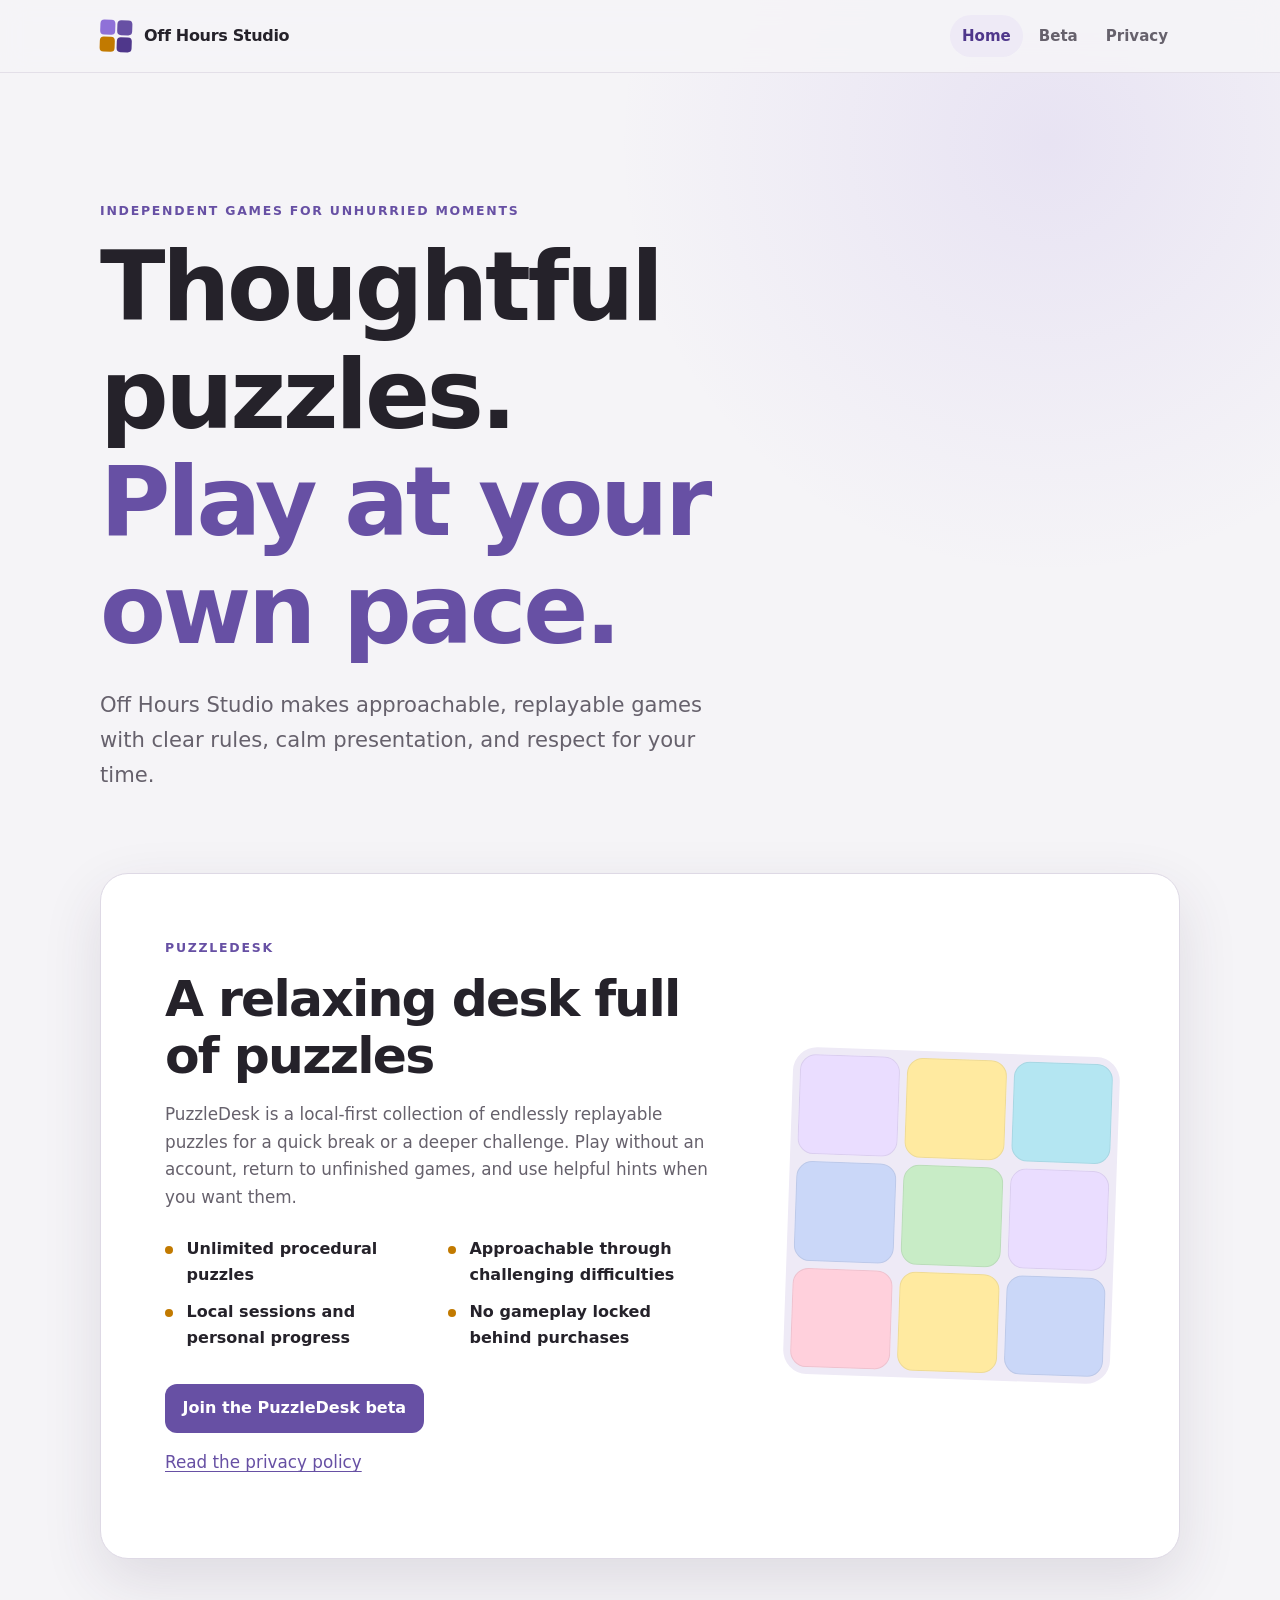
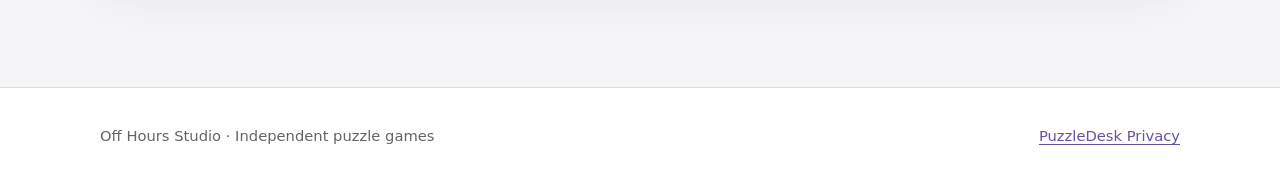
<file: index.html>
<!doctype html>
<html lang="en">
<head>
  <meta charset="utf-8">
  <meta name="viewport" content="width=device-width, initial-scale=1">
  <meta name="description" content="Off Hours Studio creates thoughtful, replayable puzzle games, including PuzzleDesk.">
  <meta name="theme-color" content="#6750a4">
  <title>Off Hours Studio</title>
  <link rel="stylesheet" href="/styles.css">
</head>
<body>
  <header class="site-header">
    <div class="nav-shell">
      <a class="brand" href="/" aria-label="Off Hours Studio home">
        <span class="brand-mark" aria-hidden="true">
          <span></span><span></span><span></span><span></span>
        </span>
        <span>Off Hours Studio</span>
      </a>
      <nav aria-label="Primary navigation">
        <a aria-current="page" href="/">Home</a>
        <a href="/puzzledesk/beta/">Beta</a>
        <a href="/puzzledesk/privacy/">Privacy</a>
      </nav>
    </div>
  </header>

  <main>
    <section class="hero shell">
      <p class="eyebrow">Independent games for unhurried moments</p>
      <h1>Thoughtful puzzles.<br><span>Play at your own pace.</span></h1>
      <p class="hero-copy">Off Hours Studio makes approachable, replayable games with clear rules, calm presentation, and respect for your time.</p>
    </section>

    <section class="product-section shell" aria-labelledby="puzzledesk-title">
      <article class="product-card">
        <div class="product-copy">
          <p class="eyebrow">PuzzleDesk</p>
          <h2 id="puzzledesk-title">A relaxing desk full of puzzles</h2>
          <p>PuzzleDesk is a local-first collection of endlessly replayable puzzles for a quick break or a deeper challenge. Play without an account, return to unfinished games, and use helpful hints when you want them.</p>
          <ul class="feature-list" aria-label="PuzzleDesk highlights">
            <li>Unlimited procedural puzzles</li>
            <li>Approachable through challenging difficulties</li>
            <li>Local sessions and personal progress</li>
            <li>No gameplay locked behind purchases</li>
          </ul>
          <a class="button-link" href="/puzzledesk/beta/">Join the PuzzleDesk beta</a>
          <p><a href="/puzzledesk/privacy/">Read the privacy policy</a></p>
        </div>
        <div class="puzzle-art" aria-hidden="true">
          <span class="tile tile-one"></span>
          <span class="tile tile-two"></span>
          <span class="tile tile-three"></span>
          <span class="tile tile-four"></span>
          <span class="tile tile-five"></span>
          <span class="tile tile-six"></span>
          <span class="tile tile-seven"></span>
          <span class="tile tile-eight"></span>
          <span class="tile tile-nine"></span>
        </div>
      </article>
    </section>
  </main>

  <footer class="site-footer">
    <div class="shell footer-inner">
      <p>Off Hours Studio · Independent puzzle games</p>
      <a href="/puzzledesk/privacy/">PuzzleDesk Privacy</a>
    </div>
  </footer>
</body>
</html>
</file>
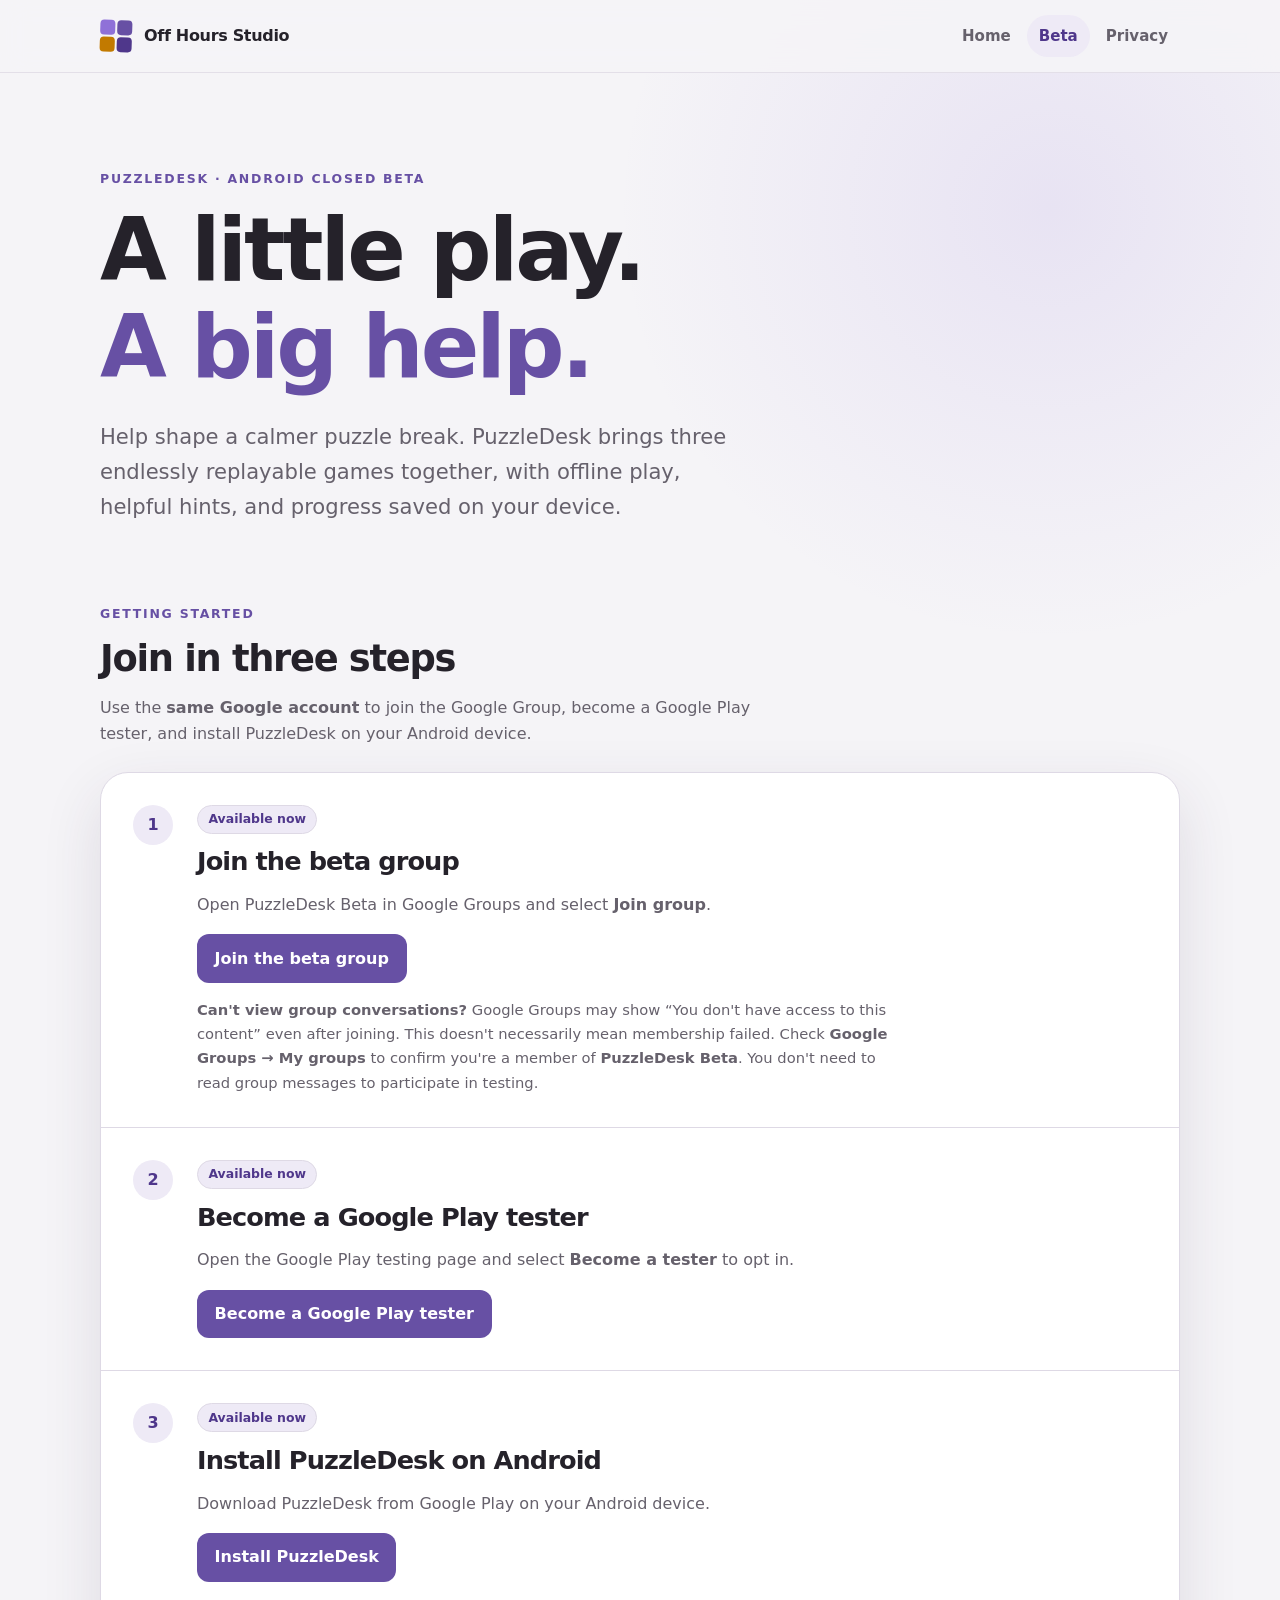
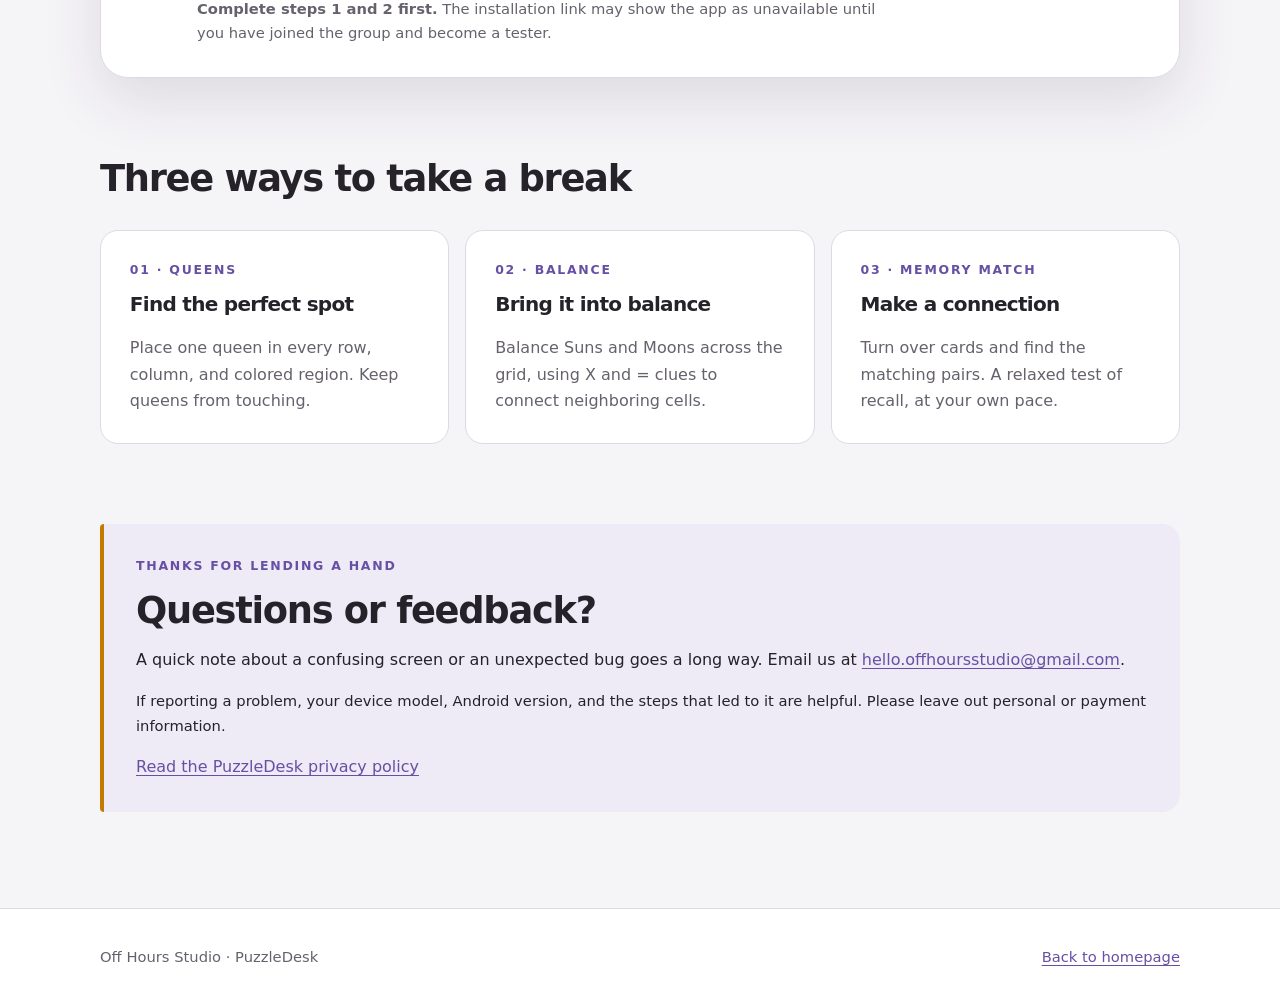
<file: puzzledesk/beta/index.html>
<!doctype html>
<html lang="en">
<head>
  <meta charset="utf-8">
  <meta name="viewport" content="width=device-width, initial-scale=1">
  <meta name="description" content="Join the PuzzleDesk Android beta from Off Hours Studio. Explore Queens, Balance, and Memory Match, and help us improve the app.">
  <meta name="theme-color" content="#6750a4">
  <title>Join the PuzzleDesk Beta · Off Hours Studio</title>
  <link rel="stylesheet" href="/styles.css">
  <link rel="stylesheet" href="/puzzledesk/beta/beta.css">
</head>
<body class="beta-page">
  <a class="beta-skip" href="#main">Skip to content</a>
  <header class="site-header">
    <div class="nav-shell">
      <a class="brand" href="/" aria-label="Off Hours Studio home">
        <span class="brand-mark" aria-hidden="true">
          <span></span><span></span><span></span><span></span>
        </span>
        <span>Off Hours Studio</span>
      </a>
      <nav aria-label="Primary navigation">
        <a href="/">Home</a>
        <a aria-current="page" href="/puzzledesk/beta/">Beta</a>
        <a href="/puzzledesk/privacy/">Privacy</a>
      </nav>
    </div>
  </header>

  <main id="main" class="shell beta-main">
    <header class="beta-intro">
      <p class="eyebrow">PuzzleDesk · Android closed beta</p>
      <h1>A little play.<br><span>A big help.</span></h1>
      <p class="hero-copy">Help shape a calmer puzzle break. PuzzleDesk brings three endlessly replayable games together, with offline play, helpful hints, and progress saved on your device.</p>
    </header>

    <section class="beta-enrollment" aria-labelledby="join-title">
      <div class="beta-section-heading">
        <p class="eyebrow">Getting started</p>
        <h2 id="join-title">Join in three steps</h2>
        <p>Use the <strong>same Google account</strong> to join the Google Group, become a Google Play tester, and install PuzzleDesk on your Android device.</p>
      </div>
      <ol class="beta-steps">
        <li class="beta-step">
          <span class="beta-step-number" aria-hidden="true">1</span>
          <div>
            <span class="beta-status">Available now</span>
            <h3>Join the beta group</h3>
            <p>Open PuzzleDesk Beta in Google Groups and select <strong>Join group</strong>.</p>
            <a class="button-link" href="https://groups.google.com/g/puzzledesk-beta">Join the beta group</a>
            <p class="beta-note"><strong>Can't view group conversations?</strong> Google Groups may show “You don't have access to this content” even after joining. This doesn't necessarily mean membership failed. Check <strong>Google Groups → My groups</strong> to confirm you're a member of <strong>PuzzleDesk Beta</strong>. You don't need to read group messages to participate in testing.</p>
          </div>
        </li>
        <li class="beta-step">
          <span class="beta-step-number" aria-hidden="true">2</span>
          <div>
            <span class="beta-status">Available now</span>
            <h3>Become a Google Play tester</h3>
            <p>Open the Google Play testing page and select <strong>Become a tester</strong> to opt in.</p>
            <a class="button-link" href="https://play.google.com/apps/testing/com.nicktodd12.puzzledesk">Become a Google Play tester</a>
          </div>
        </li>
        <li class="beta-step">
          <span class="beta-step-number" aria-hidden="true">3</span>
          <div>
            <span class="beta-status">Available now</span>
            <h3>Install PuzzleDesk on Android</h3>
            <p>Download PuzzleDesk from Google Play on your Android device.</p>
            <a class="button-link" href="https://play.google.com/store/apps/details?id=com.nicktodd12.puzzledesk">Install PuzzleDesk</a>
            <p class="beta-note"><strong>Complete steps 1 and 2 first.</strong> The installation link may show the app as unavailable until you have joined the group and become a tester.</p>
          </div>
        </li>
      </ol>
    </section>

    <section class="beta-games" aria-labelledby="games-title">
      <h2 id="games-title">Three ways to take a break</h2>
      <div class="beta-game-grid">
        <article>
          <p class="eyebrow">01 · Queens</p>
          <h3>Find the perfect spot</h3>
          <p>Place one queen in every row, column, and colored region. Keep queens from touching.</p>
        </article>
        <article>
          <p class="eyebrow">02 · Balance</p>
          <h3>Bring it into balance</h3>
          <p>Balance Suns and Moons across the grid, using X and = clues to connect neighboring cells.</p>
        </article>
        <article>
          <p class="eyebrow">03 · Memory Match</p>
          <h3>Make a connection</h3>
          <p>Turn over cards and find the matching pairs. A relaxed test of recall, at your own pace.</p>
        </article>
      </div>
    </section>

    <aside class="beta-help" aria-labelledby="help-title">
      <div>
        <p class="eyebrow">Thanks for lending a hand</p>
        <h2 id="help-title">Questions or feedback?</h2>
        <p>A quick note about a confusing screen or an unexpected bug goes a long way. Email us at <a href="mailto:hello.offhoursstudio@gmail.com">hello.offhoursstudio@gmail.com</a>.</p>
        <p class="beta-note">If reporting a problem, your device model, Android version, and the steps that led to it are helpful. Please leave out personal or payment information.</p>
      </div>
      <a href="/puzzledesk/privacy/">Read the PuzzleDesk privacy policy</a>
    </aside>
  </main>

  <footer class="site-footer">
    <div class="shell footer-inner">
      <p>Off Hours Studio · PuzzleDesk</p>
      <a href="/">Back to homepage</a>
    </div>
  </footer>
</body>
</html>
</file>
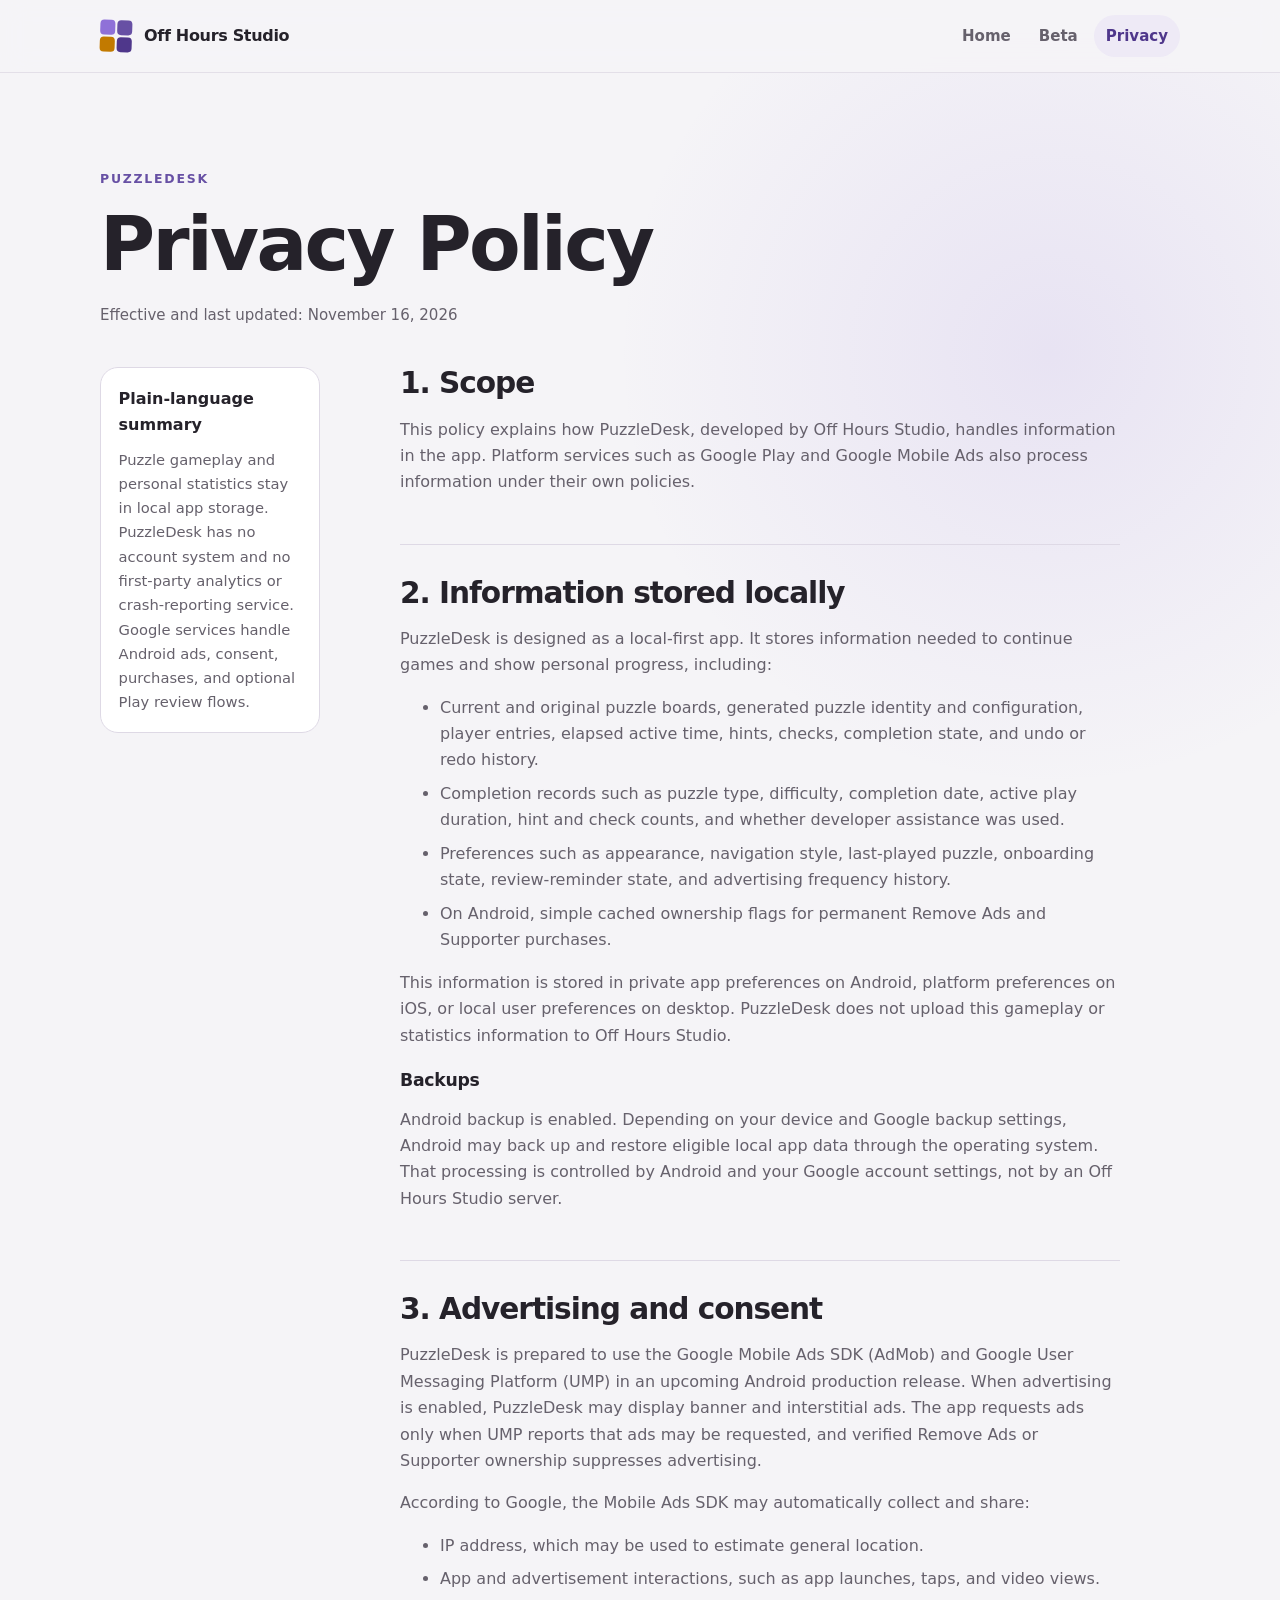
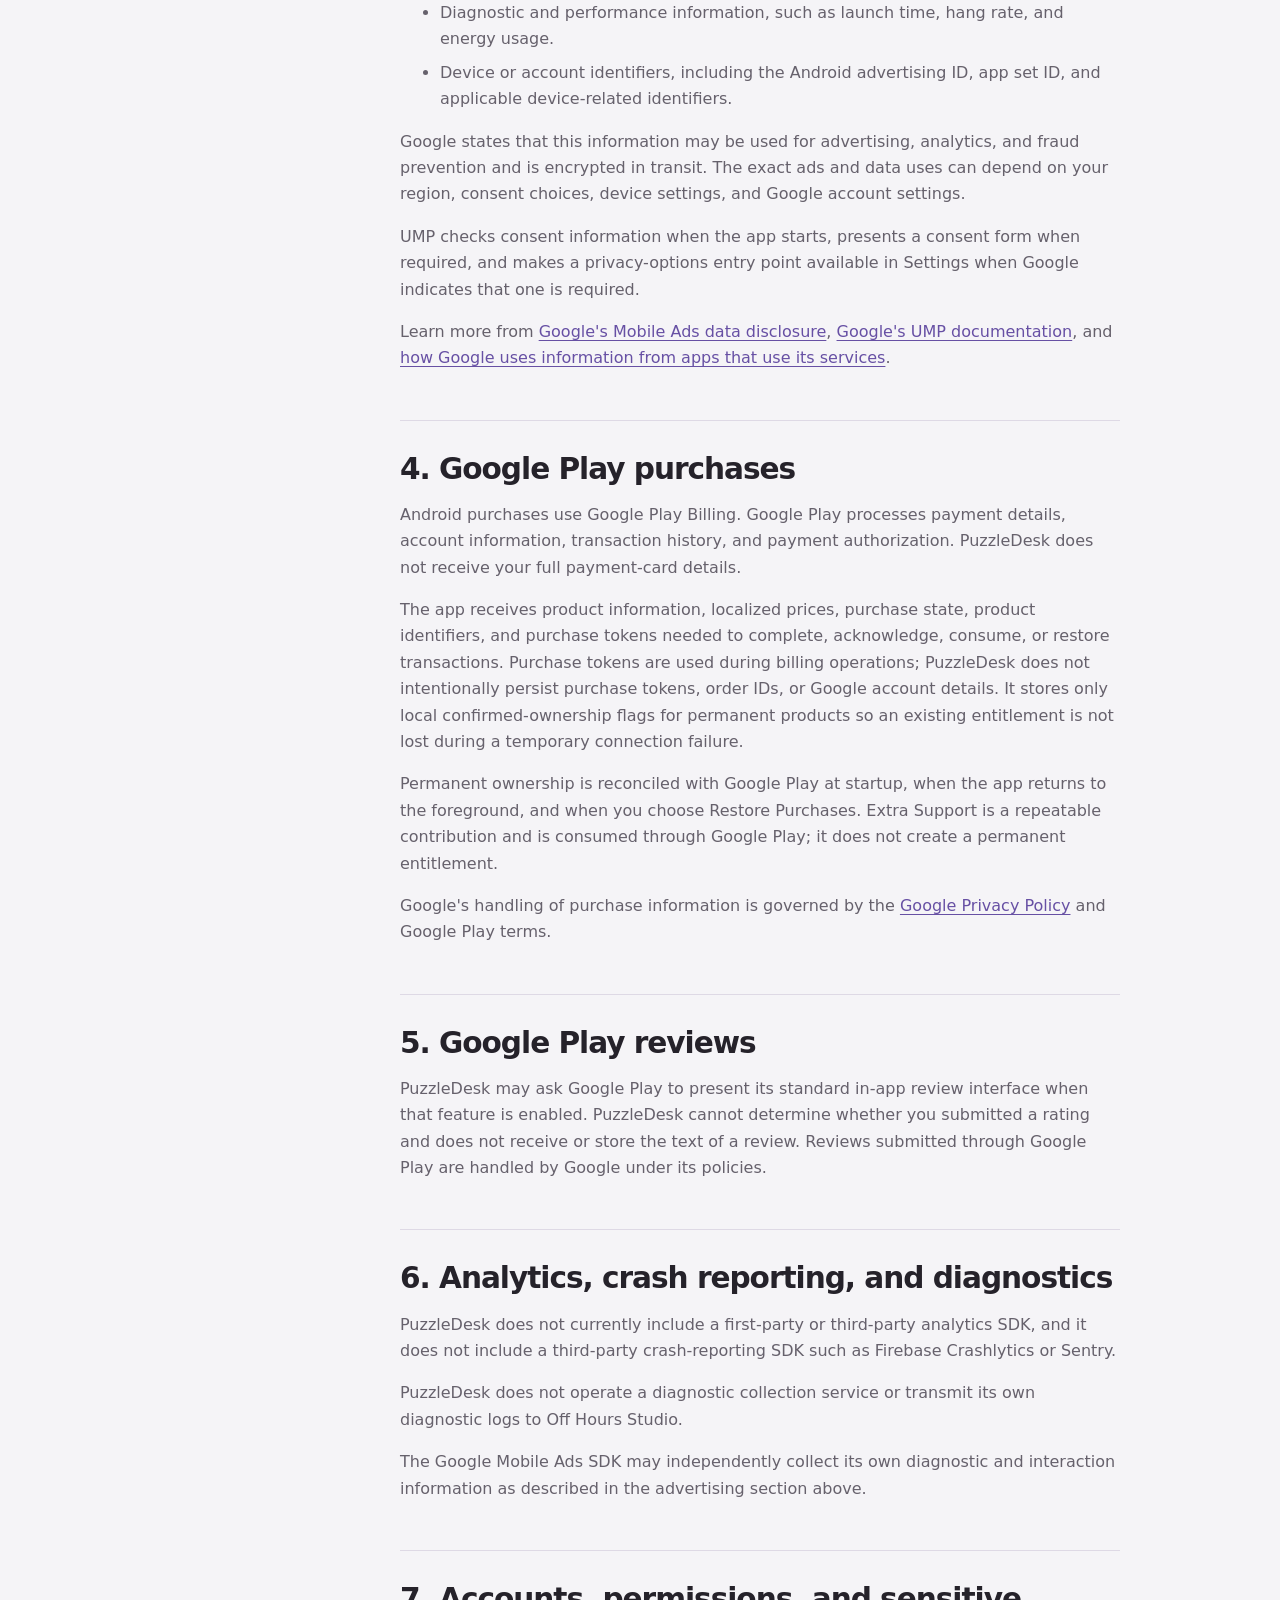
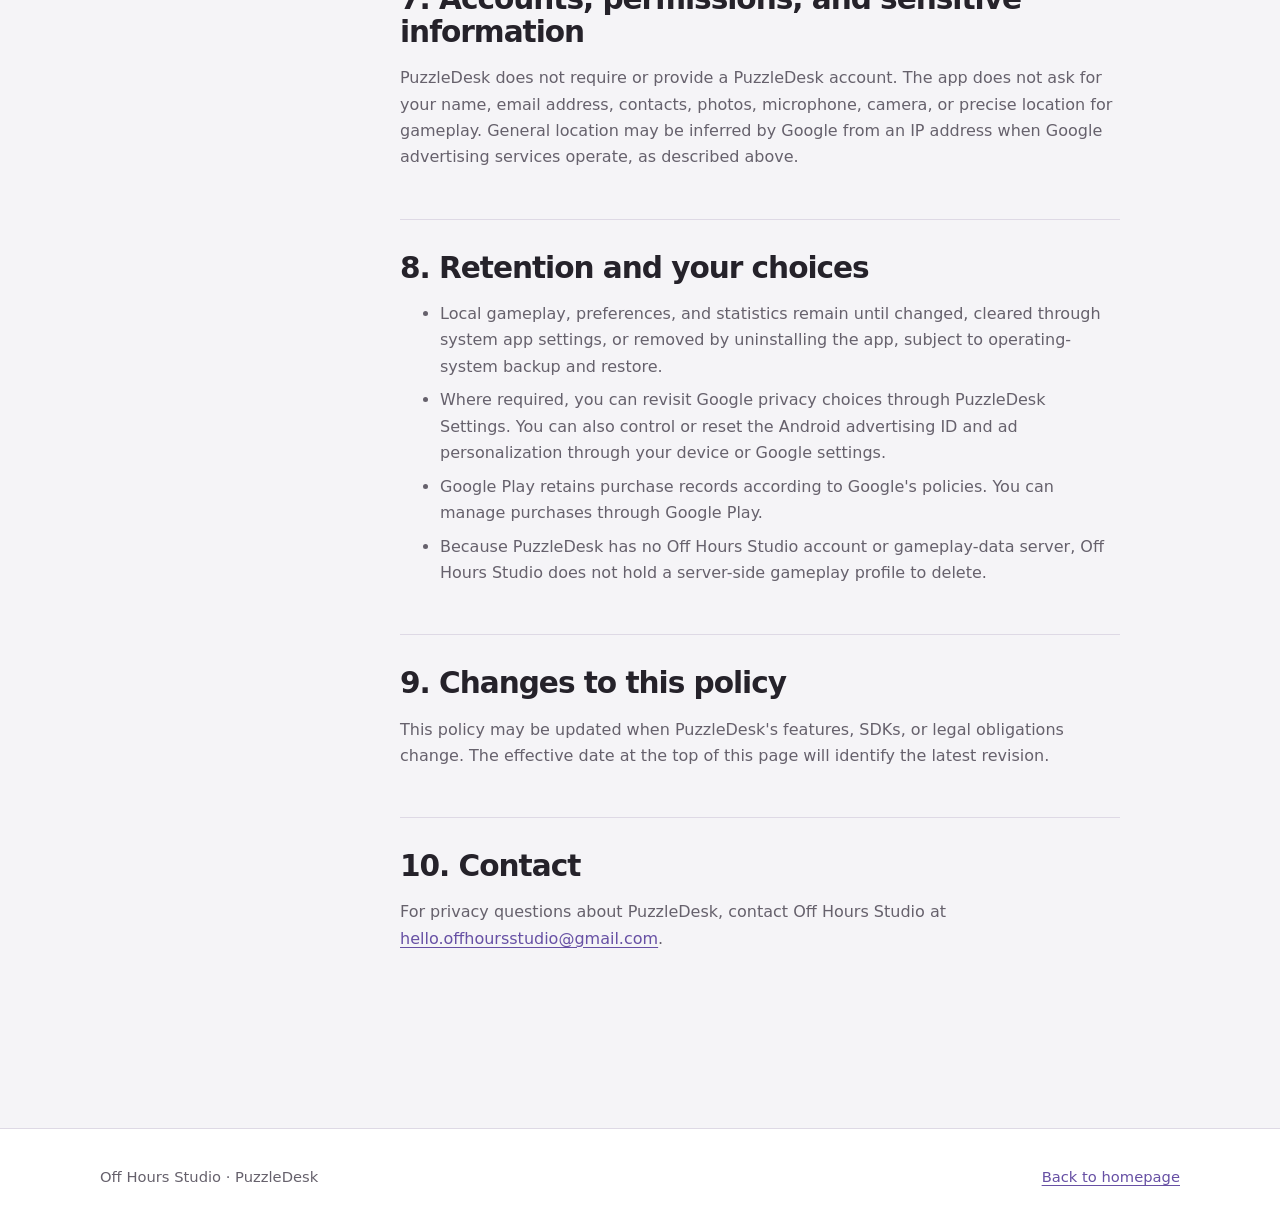
<file: puzzledesk/privacy/index.html>
<!doctype html>
<html lang="en">
<head>
  <meta charset="utf-8">
  <meta name="viewport" content="width=device-width, initial-scale=1">
  <meta name="description" content="Privacy policy for the PuzzleDesk app from Off Hours Studio.">
  <meta name="theme-color" content="#6750a4">
  <title>PuzzleDesk Privacy Policy · Off Hours Studio</title>
  <link rel="stylesheet" href="/styles.css">
</head>
<body>
  <header class="site-header">
    <div class="nav-shell">
      <a class="brand" href="/" aria-label="Off Hours Studio home">
        <span class="brand-mark" aria-hidden="true">
          <span></span><span></span><span></span><span></span>
        </span>
        <span>Off Hours Studio</span>
      </a>
      <nav aria-label="Primary navigation">
        <a href="/">Home</a>
        <a href="/puzzledesk/beta/">Beta</a>
        <a aria-current="page" href="/puzzledesk/privacy/">Privacy</a>
      </nav>
    </div>
  </header>

  <main class="policy-main shell">
    <header class="policy-header">
      <p class="eyebrow">PuzzleDesk</p>
      <h1>Privacy Policy</h1>
      <p class="policy-meta">Effective and last updated: November 16, 2026</p>
    </header>

    <div class="policy-layout">
      <aside class="policy-summary" aria-label="Privacy summary">
        <strong>Plain-language summary</strong>
        <p>Puzzle gameplay and personal statistics stay in local app storage. PuzzleDesk has no account system and no first-party analytics or crash-reporting service. Google services handle Android ads, consent, purchases, and optional Play review flows.</p>
      </aside>

      <article class="policy-content">
        <section>
          <h2>1. Scope</h2>
          <p>This policy explains how PuzzleDesk, developed by Off Hours Studio, handles information in the app. Platform services such as Google Play and Google Mobile Ads also process information under their own policies.</p>
        </section>

        <section>
          <h2>2. Information stored locally</h2>
          <p>PuzzleDesk is designed as a local-first app. It stores information needed to continue games and show personal progress, including:</p>
          <ul>
            <li>Current and original puzzle boards, generated puzzle identity and configuration, player entries, elapsed active time, hints, checks, completion state, and undo or redo history.</li>
            <li>Completion records such as puzzle type, difficulty, completion date, active play duration, hint and check counts, and whether developer assistance was used.</li>
            <li>Preferences such as appearance, navigation style, last-played puzzle, onboarding state, review-reminder state, and advertising frequency history.</li>
            <li>On Android, simple cached ownership flags for permanent Remove Ads and Supporter purchases.</li>
          </ul>
          <p>This information is stored in private app preferences on Android, platform preferences on iOS, or local user preferences on desktop. PuzzleDesk does not upload this gameplay or statistics information to Off Hours Studio.</p>
          <h3>Backups</h3>
          <p>Android backup is enabled. Depending on your device and Google backup settings, Android may back up and restore eligible local app data through the operating system. That processing is controlled by Android and your Google account settings, not by an Off Hours Studio server.</p>
        </section>

        <section>
          <h2>3. Advertising and consent</h2>
          <p>PuzzleDesk is prepared to use the Google Mobile Ads SDK (AdMob) and Google User Messaging Platform (UMP) in an upcoming Android production release. When advertising is enabled, PuzzleDesk may display banner and interstitial ads. The app requests ads only when UMP reports that ads may be requested, and verified Remove Ads or Supporter ownership suppresses advertising.</p>
          <p>According to Google, the Mobile Ads SDK may automatically collect and share:</p>
          <ul>
            <li>IP address, which may be used to estimate general location.</li>
            <li>App and advertisement interactions, such as app launches, taps, and video views.</li>
            <li>Diagnostic and performance information, such as launch time, hang rate, and energy usage.</li>
            <li>Device or account identifiers, including the Android advertising ID, app set ID, and applicable device-related identifiers.</li>
          </ul>
          <p>Google states that this information may be used for advertising, analytics, and fraud prevention and is encrypted in transit. The exact ads and data uses can depend on your region, consent choices, device settings, and Google account settings.</p>
          <p>UMP checks consent information when the app starts, presents a consent form when required, and makes a privacy-options entry point available in Settings when Google indicates that one is required.</p>
          <p>Learn more from <a href="https://developers.google.com/admob/android/privacy/play-data-disclosure">Google's Mobile Ads data disclosure</a>, <a href="https://developers.google.com/admob/android/privacy">Google's UMP documentation</a>, and <a href="https://policies.google.com/technologies/partner-sites">how Google uses information from apps that use its services</a>.</p>
        </section>

        <section>
          <h2>4. Google Play purchases</h2>
          <p>Android purchases use Google Play Billing. Google Play processes payment details, account information, transaction history, and payment authorization. PuzzleDesk does not receive your full payment-card details.</p>
          <p>The app receives product information, localized prices, purchase state, product identifiers, and purchase tokens needed to complete, acknowledge, consume, or restore transactions. Purchase tokens are used during billing operations; PuzzleDesk does not intentionally persist purchase tokens, order IDs, or Google account details. It stores only local confirmed-ownership flags for permanent products so an existing entitlement is not lost during a temporary connection failure.</p>
          <p>Permanent ownership is reconciled with Google Play at startup, when the app returns to the foreground, and when you choose Restore Purchases. Extra Support is a repeatable contribution and is consumed through Google Play; it does not create a permanent entitlement.</p>
          <p>Google's handling of purchase information is governed by the <a href="https://policies.google.com/privacy">Google Privacy Policy</a> and Google Play terms.</p>
        </section>

        <section>
          <h2>5. Google Play reviews</h2>
          <p>PuzzleDesk may ask Google Play to present its standard in-app review interface when that feature is enabled. PuzzleDesk cannot determine whether you submitted a rating and does not receive or store the text of a review. Reviews submitted through Google Play are handled by Google under its policies.</p>
        </section>

        <section>
          <h2>6. Analytics, crash reporting, and diagnostics</h2>
          <p>PuzzleDesk does not currently include a first-party or third-party analytics SDK, and it does not include a third-party crash-reporting SDK such as Firebase Crashlytics or Sentry.</p>
          <p>PuzzleDesk does not operate a diagnostic collection service or transmit its own diagnostic logs to Off Hours Studio.</p>
          <p>The Google Mobile Ads SDK may independently collect its own diagnostic and interaction information as described in the advertising section above.</p>
        </section>

        <section>
          <h2>7. Accounts, permissions, and sensitive information</h2>
          <p>PuzzleDesk does not require or provide a PuzzleDesk account. The app does not ask for your name, email address, contacts, photos, microphone, camera, or precise location for gameplay. General location may be inferred by Google from an IP address when Google advertising services operate, as described above.</p>
        </section>

        <section>
          <h2>8. Retention and your choices</h2>
          <ul>
            <li>Local gameplay, preferences, and statistics remain until changed, cleared through system app settings, or removed by uninstalling the app, subject to operating-system backup and restore.</li>
            <li>Where required, you can revisit Google privacy choices through PuzzleDesk Settings. You can also control or reset the Android advertising ID and ad personalization through your device or Google settings.</li>
            <li>Google Play retains purchase records according to Google's policies. You can manage purchases through Google Play.</li>
            <li>Because PuzzleDesk has no Off Hours Studio account or gameplay-data server, Off Hours Studio does not hold a server-side gameplay profile to delete.</li>
          </ul>
        </section>

        <section>
          <h2>9. Changes to this policy</h2>
          <p>This policy may be updated when PuzzleDesk's features, SDKs, or legal obligations change. The effective date at the top of this page will identify the latest revision.</p>
        </section>

        <section>
          <h2>10. Contact</h2>
          <p>For privacy questions about PuzzleDesk, contact Off Hours Studio at <a href="mailto:hello.offhoursstudio@gmail.com">hello.offhoursstudio@gmail.com</a>.</p>
        </section>
      </article>
    </div>
  </main>

  <footer class="site-footer">
    <div class="shell footer-inner">
      <p>Off Hours Studio · PuzzleDesk</p>
      <a href="/">Back to homepage</a>
    </div>
  </footer>
</body>
</html>
</file>
<file: styles.css>
:root {
  color-scheme: light dark;
  --page: #f5f4f7;
  --surface: #ffffff;
  --surface-soft: #eeeaf6;
  --ink: #25222a;
  --muted: #66616c;
  --line: #ded9e5;
  --purple: #6750a4;
  --purple-deep: #4f378b;
  --lavender: #eaddff;
  --gold: #c27a00;
  --blue: #3570c4;
  --rose: #b94f70;
  --green: #3b8254;
  --shadow: 0 22px 60px rgba(54, 43, 72, 0.12);
  --radius-lg: 28px;
  --radius-md: 18px;
  --max-width: 1080px;
}

* {
  box-sizing: border-box;
}

html {
  scroll-behavior: smooth;
}

body {
  margin: 0;
  min-height: 100vh;
  background:
    radial-gradient(circle at 82% 8%, rgba(143, 113, 216, 0.13), transparent 27rem),
    var(--page);
  color: var(--ink);
  font-family: Inter, ui-sans-serif, system-ui, -apple-system, BlinkMacSystemFont, "Segoe UI", sans-serif;
  line-height: 1.65;
  text-rendering: optimizeLegibility;
}

a {
  color: var(--purple);
  text-underline-offset: 0.18em;
}

a:hover {
  color: var(--purple-deep);
}

a:focus-visible,
.button-link:focus-visible {
  outline: 3px solid var(--gold);
  outline-offset: 4px;
  border-radius: 6px;
}

.shell,
.nav-shell {
  width: min(calc(100% - 2rem), var(--max-width));
  margin-inline: auto;
}

.site-header {
  border-bottom: 1px solid color-mix(in srgb, var(--line) 78%, transparent);
  background: color-mix(in srgb, var(--page) 88%, transparent);
  backdrop-filter: blur(14px);
}

.nav-shell {
  min-height: 72px;
  display: flex;
  align-items: center;
  justify-content: space-between;
  gap: 1rem;
}

.brand {
  display: inline-flex;
  align-items: center;
  gap: 0.75rem;
  color: var(--ink);
  font-weight: 760;
  letter-spacing: -0.02em;
  text-decoration: none;
}

.brand-mark {
  width: 32px;
  height: 32px;
  display: grid;
  grid-template-columns: repeat(2, 1fr);
  gap: 2px;
  transform: rotate(2deg);
}

.brand-mark span {
  border-radius: 4px;
}

.brand-mark span:nth-child(1) { background: #8f71d8; }
.brand-mark span:nth-child(2) { background: #6750a4; }
.brand-mark span:nth-child(3) { background: #c27a00; }
.brand-mark span:nth-child(4) { background: #4f378b; }

nav {
  display: flex;
  align-items: center;
  gap: 0.25rem;
}

nav a {
  padding: 0.55rem 0.75rem;
  border-radius: 999px;
  color: var(--muted);
  font-size: 0.94rem;
  font-weight: 650;
  text-decoration: none;
}

nav a:hover,
nav a[aria-current="page"] {
  background: var(--surface-soft);
  color: var(--purple-deep);
}

.hero {
  padding-block: clamp(5rem, 11vw, 8rem) clamp(3rem, 7vw, 5rem);
}

.eyebrow {
  margin: 0 0 0.8rem;
  color: var(--purple);
  font-size: 0.78rem;
  font-weight: 800;
  letter-spacing: 0.14em;
  text-transform: uppercase;
}

h1,
h2,
h3 {
  margin-top: 0;
  line-height: 1.12;
  letter-spacing: -0.035em;
}

h1 {
  max-width: 820px;
  margin-bottom: 1.5rem;
  font-size: clamp(2.8rem, 8vw, 6rem);
  font-weight: 820;
}

h1 span {
  color: var(--purple);
}

.hero-copy {
  max-width: 650px;
  margin: 0;
  color: var(--muted);
  font-size: clamp(1.08rem, 2.2vw, 1.32rem);
}

.product-section {
  padding-bottom: clamp(5rem, 10vw, 8rem);
}

.product-card {
  display: grid;
  grid-template-columns: minmax(0, 1.25fr) minmax(260px, 0.75fr);
  gap: clamp(2rem, 6vw, 5rem);
  align-items: center;
  overflow: hidden;
  padding: clamp(1.5rem, 5vw, 4rem);
  border: 1px solid var(--line);
  border-radius: var(--radius-lg);
  background: var(--surface);
  box-shadow: var(--shadow);
}

.product-card h2 {
  margin-bottom: 1rem;
  font-size: clamp(2rem, 4vw, 3.15rem);
}

.product-copy > p:not(.eyebrow) {
  max-width: 650px;
  color: var(--muted);
  font-size: 1.05rem;
}

.feature-list {
  display: grid;
  grid-template-columns: repeat(2, minmax(0, 1fr));
  gap: 0.65rem 1.25rem;
  padding: 0;
  margin: 1.5rem 0 2rem;
  list-style: none;
}

.feature-list li {
  position: relative;
  padding-left: 1.35rem;
  color: var(--ink);
  font-weight: 590;
}

.feature-list li::before {
  content: "";
  position: absolute;
  top: 0.63em;
  left: 0;
  width: 0.52rem;
  height: 0.52rem;
  border-radius: 50%;
  background: var(--gold);
}

.button-link {
  display: inline-flex;
  align-items: center;
  justify-content: center;
  min-height: 46px;
  padding: 0.7rem 1.1rem;
  border-radius: 12px;
  background: var(--purple);
  color: #fff;
  font-weight: 720;
  text-decoration: none;
}

.button-link:hover {
  background: var(--purple-deep);
  color: #fff;
}

.puzzle-art {
  width: min(100%, 330px);
  aspect-ratio: 1;
  justify-self: center;
  display: grid;
  grid-template-columns: repeat(3, 1fr);
  gap: 7px;
  padding: 7px;
  border-radius: 24px;
  background: var(--surface-soft);
  transform: rotate(2deg);
}

.tile {
  border-radius: 16px;
  box-shadow: inset 0 0 0 1px rgba(25, 20, 30, 0.07);
}

.tile-one, .tile-six { background: #eaddff; }
.tile-two, .tile-eight { background: #ffeaa0; }
.tile-three { background: #b4e6f2; }
.tile-four, .tile-nine { background: #cad7f8; }
.tile-five { background: #c8ecc6; }
.tile-seven { background: #ffd0dc; }

.site-footer {
  border-top: 1px solid var(--line);
  background: var(--surface);
}

.footer-inner {
  min-height: 96px;
  display: flex;
  align-items: center;
  justify-content: space-between;
  gap: 1rem;
  color: var(--muted);
  font-size: 0.92rem;
}

.footer-inner p {
  margin: 0;
}

/* Privacy policy */
.policy-main {
  padding-block: clamp(3.5rem, 8vw, 6rem);
}

.policy-header {
  max-width: 780px;
  margin-bottom: 2.5rem;
}

.policy-header h1 {
  margin-bottom: 1rem;
  font-size: clamp(2.5rem, 7vw, 4.7rem);
}

.policy-meta {
  color: var(--muted);
  font-size: 0.94rem;
}

.policy-layout {
  display: grid;
  grid-template-columns: minmax(0, 220px) minmax(0, 720px);
  gap: clamp(2rem, 7vw, 5rem);
  align-items: start;
}

.policy-summary {
  position: sticky;
  top: 1.5rem;
  padding: 1.1rem;
  border: 1px solid var(--line);
  border-radius: var(--radius-md);
  background: var(--surface);
}

.policy-summary strong {
  display: block;
  margin-bottom: 0.55rem;
}

.policy-summary p {
  margin: 0;
  color: var(--muted);
  font-size: 0.92rem;
}

.policy-content {
  min-width: 0;
}

.policy-content section {
  padding: 0 0 2rem;
  margin: 0 0 2rem;
  border-bottom: 1px solid var(--line);
}

.policy-content section:last-child {
  border-bottom: 0;
}

.policy-content h2 {
  margin-bottom: 0.85rem;
  font-size: clamp(1.45rem, 3vw, 1.85rem);
}

.policy-content h3 {
  margin: 1.4rem 0 0.4rem;
  font-size: 1.08rem;
  letter-spacing: -0.015em;
}

.policy-content p,
.policy-content li {
  color: var(--muted);
}

.policy-content li + li {
  margin-top: 0.45rem;
}

.policy-content strong {
  color: var(--ink);
}

.notice {
  padding: 1rem 1.1rem;
  border-left: 4px solid var(--gold);
  border-radius: 4px 12px 12px 4px;
  background: color-mix(in srgb, var(--gold) 9%, var(--surface));
  color: var(--ink) !important;
}

@media (max-width: 760px) {
  .product-card,
  .policy-layout {
    grid-template-columns: 1fr;
  }

  .product-card {
    gap: 2.5rem;
  }

  .puzzle-art {
    width: min(78vw, 300px);
  }

  .policy-summary {
    position: static;
  }
}

@media (max-width: 560px) {
  .nav-shell {
    min-height: 64px;
    flex-wrap: wrap;
    padding-block: 0.8rem;
    gap: 0.5rem;
  }

  nav {
    flex-wrap: wrap;
  }

  .brand > span:last-child {
    font-size: 0.92rem;
  }

  nav a {
    padding-inline: 0.6rem;
  }

  .feature-list {
    grid-template-columns: 1fr;
  }

  .footer-inner {
    min-height: 112px;
    flex-direction: column;
    justify-content: center;
    align-items: flex-start;
  }
}

@media (prefers-reduced-motion: reduce) {
  html {
    scroll-behavior: auto;
  }
}

@media (prefers-color-scheme: dark) {
  :root {
    --page: #19171d;
    --surface: #242127;
    --surface-soft: #302b38;
    --ink: #f3eef6;
    --muted: #c8c0cc;
    --line: #453e4b;
    --purple: #d0bcff;
    --purple-deep: #eaddff;
    --lavender: #4f378b;
    --gold: #f5ba42;
    --blue: #7fb1f5;
    --shadow: 0 24px 70px rgba(0, 0, 0, 0.34);
  }

  body {
    background:
      radial-gradient(circle at 82% 8%, rgba(143, 113, 216, 0.17), transparent 27rem),
      var(--page);
  }

  .brand-mark span:nth-child(1) { background: #eaddff; }
  .brand-mark span:nth-child(2) { background: #d0bcff; }
  .brand-mark span:nth-child(3) { background: #f5ba42; }
  .brand-mark span:nth-child(4) { background: #8f71d8; }

  .button-link {
    color: #241a33;
  }

  .button-link:hover {
    color: #241a33;
  }

  .tile {
    box-shadow: inset 0 0 0 1px rgba(255, 255, 255, 0.09);
  }

  .tile-one, .tile-six { background: #5e3f70; }
  .tile-two, .tile-eight { background: #544814; }
  .tile-three { background: #124a5e; }
  .tile-four, .tile-nine { background: #22386e; }
  .tile-five { background: #1c5222; }
  .tile-seven { background: #5e2638; }
}
</file>
<file: puzzledesk/beta/beta.css>
/* Beta-page additions. Shared site colors, typography, buttons and themes live in /styles.css. */
.beta-main {
  padding-block: clamp(3rem, 8vw, 6rem);
}

.beta-skip {
  position: absolute;
  left: 1rem;
  top: -5rem;
  z-index: 1;
  padding: 0.7rem 1rem;
  background: var(--surface);
}

.beta-skip:focus {
  top: 1rem;
}

.beta-intro {
  max-width: 780px;
}

.beta-intro h1 {
  font-size: clamp(2.8rem, 7vw, 5.4rem);
}

.beta-invite {
  margin-top: 2rem;
}

.beta-invite p,
.beta-section-heading > p:last-child {
  color: var(--muted);
}

.beta-invite p {
  margin: 0.8rem 0 0;
  font-size: 0.94rem;
}

.beta-games,
.beta-enrollment {
  margin-top: clamp(3rem, 7vw, 5rem);
}

.beta-games > h2,
.beta-section-heading h2,
.beta-help h2 {
  font-size: clamp(1.6rem, 4vw, 2.3rem);
}

.beta-game-grid {
  display: grid;
  grid-template-columns: repeat(3, minmax(0, 1fr));
  gap: 1rem;
}

.beta-game-grid article {
  padding: clamp(1.2rem, 3vw, 1.8rem);
  border: 1px solid var(--line);
  border-radius: var(--radius-md);
  background: var(--surface);
}

.beta-game-grid h3 {
  font-size: 1.25rem;
}

.beta-game-grid p:last-child {
  margin-bottom: 0;
  color: var(--muted);
}

.beta-section-heading {
  max-width: 680px;
}

.beta-section-heading h2 {
  margin-bottom: 1rem;
}

.beta-steps {
  list-style: none;
  padding: 0;
  margin: 1.5rem 0 0;
  border: 1px solid var(--line);
  border-radius: var(--radius-lg);
  background: var(--surface);
  box-shadow: var(--shadow);
  overflow: hidden;
}

.beta-step {
  display: grid;
  grid-template-columns: 2.5rem minmax(0, 1fr);
  gap: clamp(0.8rem, 3vw, 1.5rem);
  padding: clamp(1.2rem, 4vw, 2rem);
}

.beta-step + .beta-step {
  border-top: 1px solid var(--line);
}

.beta-step-number {
  display: grid;
  place-items: center;
  width: 2.5rem;
  height: 2.5rem;
  border-radius: 50%;
  background: var(--surface-soft);
  color: var(--purple-deep);
  font-weight: 800;
}

.beta-step h3 {
  margin: 0.85rem 0 0.75rem;
  font-size: clamp(1.25rem, 3vw, 1.6rem);
}

.beta-step p {
  max-width: 700px;
  color: var(--muted);
}

.beta-step p:last-child {
  margin-bottom: 0;
}

.beta-status {
  display: inline-block;
  padding: 0.2rem 0.65rem;
  border: 1px solid var(--line);
  border-radius: 999px;
  background: var(--surface-soft);
  color: var(--purple-deep);
  font-size: 0.78rem;
  font-weight: 750;
}

.beta-status-upcoming {
  background: transparent;
  color: var(--muted);
}

.beta-note {
  font-size: 0.92rem;
}

.beta-help {
  display: grid;
  grid-template-columns: minmax(0, 1fr);
  gap: 1rem;
  margin-top: clamp(3rem, 7vw, 5rem);
  padding: clamp(1.25rem, 4vw, 2rem);
  border-left: 4px solid var(--gold);
  border-radius: 4px var(--radius-md) var(--radius-md) 4px;
  background: var(--surface-soft);
}

.beta-help h2 {
  margin-bottom: 1rem;
}

.beta-help p:last-child {
  margin-bottom: 0;
}

.beta-help a {
  overflow-wrap: anywhere;
}

@media (max-width: 700px) {
  .beta-game-grid {
    grid-template-columns: 1fr;
  }
}

@media (max-width: 560px) {
  .beta-invite .button-link,
  .beta-step .button-link {
    width: 100%;
    text-align: center;
  }
}
</file>
